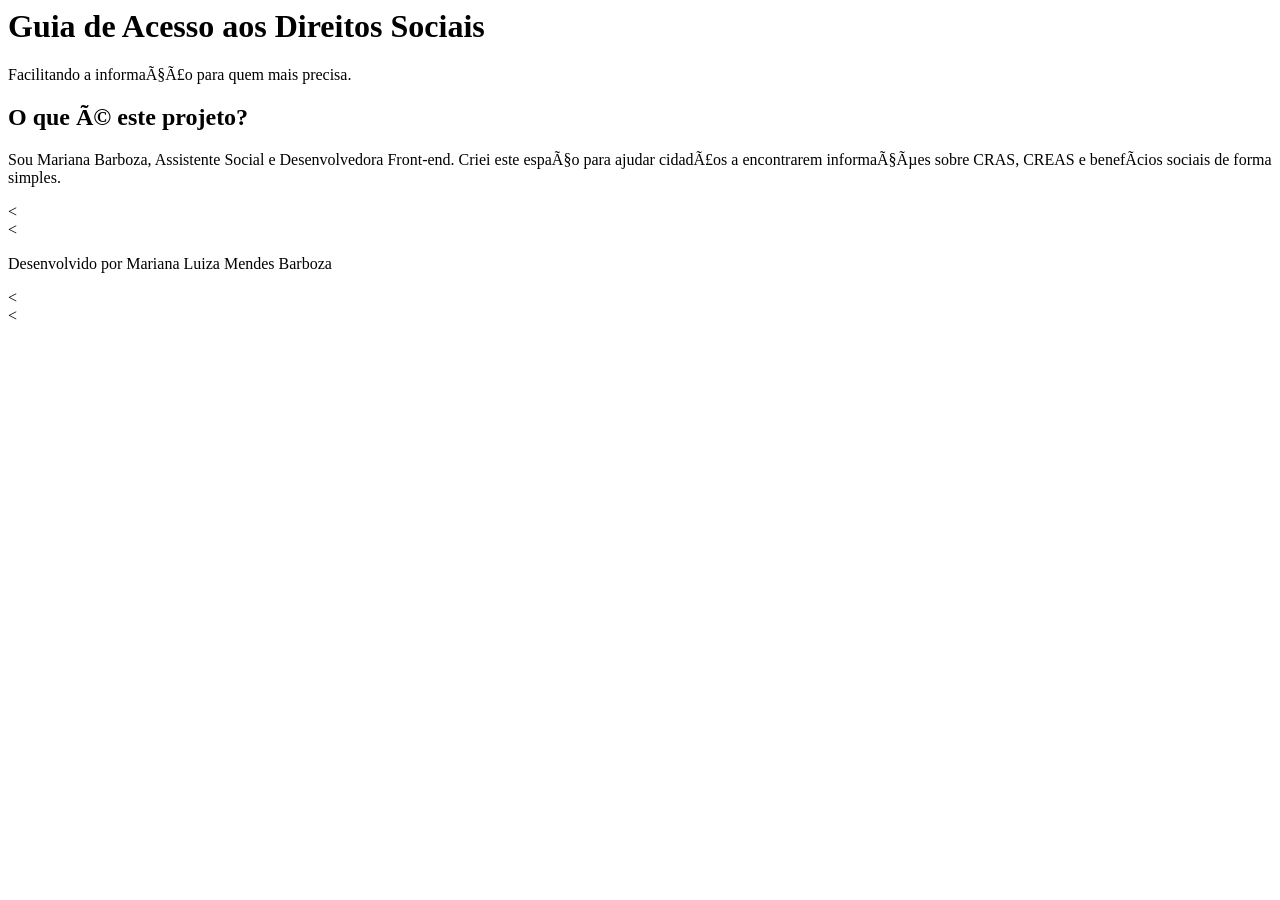
<file: Index.html>
<DOCTYPE html>
  <html lang="pt-br">
<head>
  <meta charset=UTF-8">
  <meta name="viewport" content="widdth=device-width, initial-scale=1.0>
    <title>Guia de Direitos Sociais - Mariana Barboza</title>
    <link rel="stylesheet" href="style.css">
    </head>
<body>
    <header>
        <h1>Guia de Acesso aos Direitos Sociais</h1>
        <p>Facilitando a informação para quem mais precisa.</p>
    </header>
    
    <main>
        <section>
            <h2> O que é este projeto?</h2>
            <p> Sou Mariana Barboza, Assistente Social e Desenvolvedora Front-end. Criei este espaço para ajudar cidadãos a encontrarem informações sobre CRAS, CREAS e benefícios sociais de forma simples.</p>
    </section>
    <</main>

    <<footer>
          <p>Desenvolvido por Mariana Luiza Mendes Barboza</p>

    <</footer>
    <</body>
    </html>
</file>
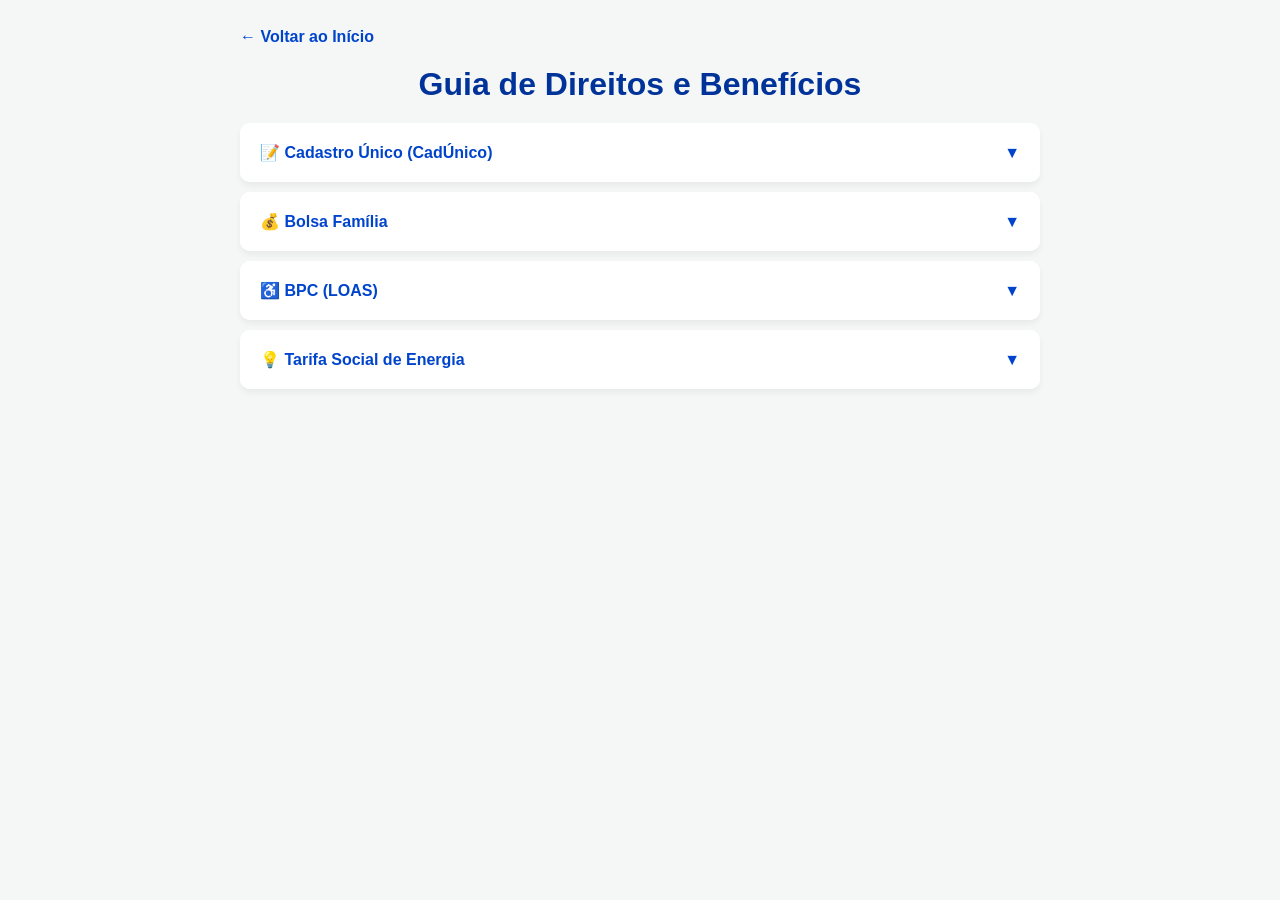
<file: beneficios.html>
<!DOCTYPE html>
<html lang="pt-br">
<head>
    <meta charset="UTF-8">
    <meta name="viewport" content="width=device-width, initial-scale=1.0">
    <title>Benefícios Sociais | Guia BH</title>
    <style>
        :root { --primary: #0044cc; --fundo: #f4f7f6; }
        body { font-family: 'Segoe UI', sans-serif; background: var(--fundo); padding: 20px; color: #333; }
        .container { max-width: 800px; margin: 0 auto; }
        .voltar { text-decoration: none; color: var(--primary); font-weight: bold; }
        
        h1 { color: #003399; margin: 20px 0; text-align: center; }

        /* ESTILO DO ACORDION */
        .acordion-item { background: white; margin-bottom: 10px; border-radius: 10px; overflow: hidden; box-shadow: 0 4px 6px rgba(0,0,0,0.05); }
        
        .acordion-header { 
            padding: 20px; background: white; cursor: pointer; 
            display: flex; justify-content: space-between; align-items: center;
            font-weight: bold; color: var(--primary); transition: 0.3s;
        }
        .acordion-header:hover { background: #f0f5ff; }

        .acordion-content { 
            padding: 0 20px; max-height: 0; overflow: hidden; 
            transition: max-height 0.3s ease-out, padding 0.3s ease;
            background: #fafafa; border-top: 0 solid #eee;
        }

        .acordion-item.active .acordion-content { padding: 20px; max-height: 500px; border-top-width: 1px; }
        .acordion-item.active .seta { transform: rotate(180deg); }
        
        .badge { background: #eef4ff; color: var(--primary); padding: 5px 10px; border-radius: 5px; font-size: 0.8rem; margin-top: 10px; display: inline-block; }
    </style>
</head>
<body>

    <div class="container">
        <a href="index.html" class="voltar">← Voltar ao Início</a>
        <h1>Guia de Direitos e Benefícios</h1>

        <!-- CADASTRO ÚNICO -->
        <div class="acordion-item">
            <div class="acordion-header">
                <span>📝 Cadastro Único (CadÚnico)</span>
                <span class="seta">▼</span>
            </div>
            <div class="acordion-content">
                <p>O CadÚnico é o registro que permite ao governo saber quem são e como vivem as famílias de baixa renda no Brasil. É a porta de entrada para quase todos os programas sociais.</p>
                <div class="badge">Necessário CPF e Comprovante de Residência</div>
            </div>
        </div>

        <!-- BOLSA FAMÍLIA -->
        <div class="acordion-item">
            <div class="acordion-header">
                <span>💰 Bolsa Família</span>
                <span class="seta">▼</span>
            </div>
            <div class="acordion-content">
                <p>Programa de transferência de renda. Para ter direito, a renda de cada pessoa da família deve ser de, no máximo, R$ 218 por mês.</p>
                <p><strong>Exigência:</strong> Manter crianças na escola e vacinação em dia.</p>
            </div>
        </div>

        <!-- BPC / LOAS -->
        <div class="acordion-item">
            <div class="acordion-header">
                <span>♿ BPC (LOAS)</span>
                <span class="seta">▼</span>
            </div>
            <div class="acordion-content">
                <p>Garante um salário mínimo mensal à pessoa com deficiência e ao idoso com 65 anos ou mais que comprovem não possuir meios de prover a própria manutenção.</p>
                <div class="badge">Requer avaliação social e médica do INSS</div>
            </div>
        </div>

        <!-- TARIFA SOCIAL -->
        <div class="acordion-item">
            <div class="acordion-header">
                <span>💡 Tarifa Social de Energia</span>
                <span class="seta">▼</span>
            </div>
            <div class="acordion-content">
                <p>Desconto na conta de luz para famílias inscritas no Cadastro Único com renda familiar mensal per capita menor ou igual a meio salário mínimo.</p>
            </div>
        </div>

    </div>

    <script>
        // JAVASCRIPT PARA CONTROLAR O ACORDION
        const headers = document.querySelectorAll('.acordion-header');
        
        headers.forEach(header => {
            header.addEventListener('click', () => {
                const item = header.parentElement;
                
                // Fecha outros itens abertos (Opcional - UX de foco)
                document.querySelectorAll('.acordion-item').forEach(otherItem => {
                    if (otherItem !== item) otherItem.classList.remove('active');
                });

                item.classList.toggle('active');
            });
        });
    </script>

</body>
</html>
</file>
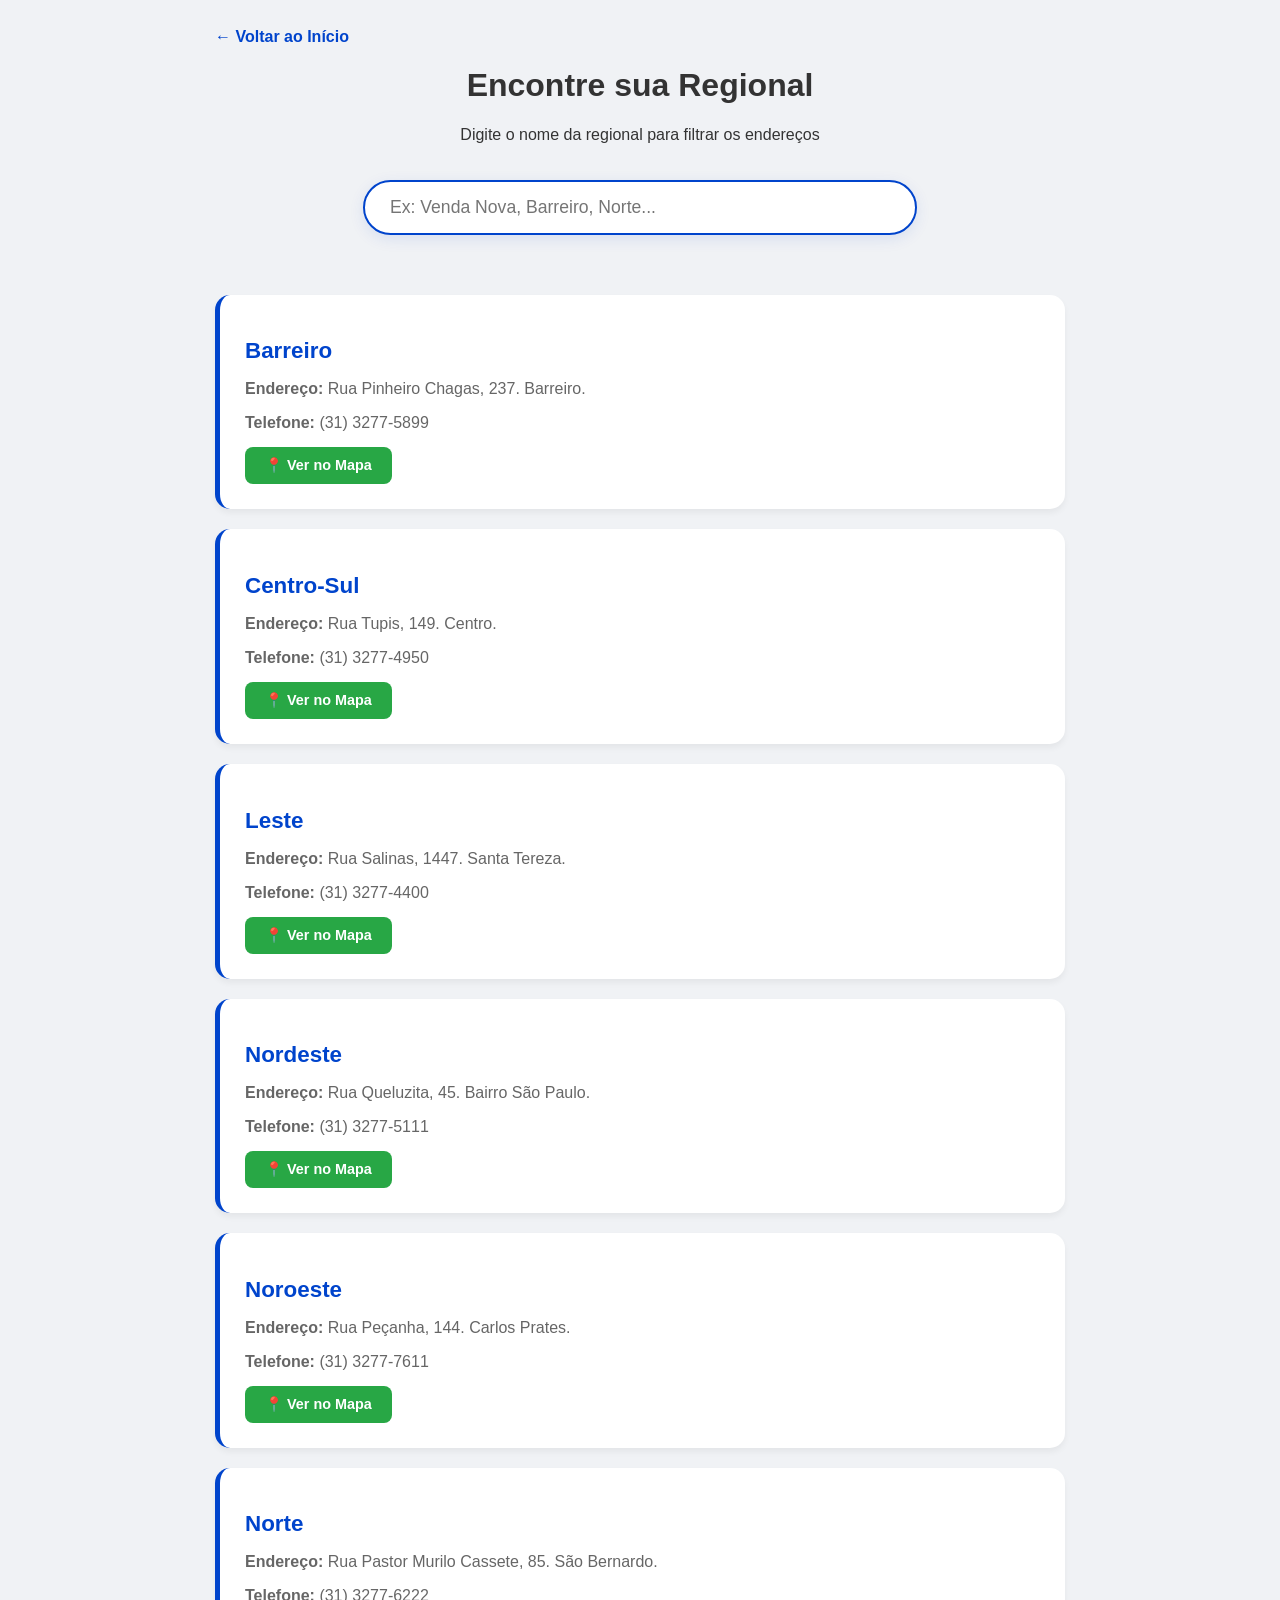
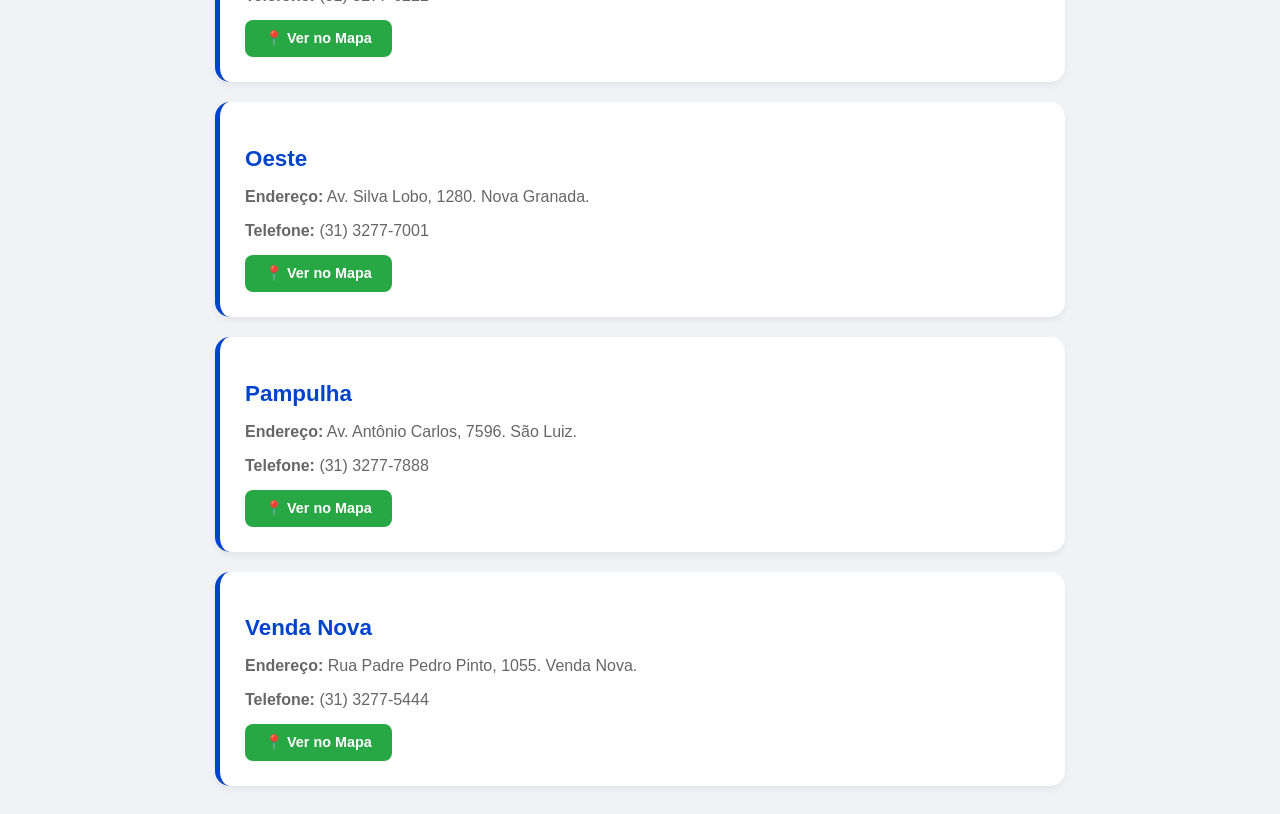
<file: contatos.html>
<!DOCTYPE html>
<html lang="pt-br">
<head>
    <meta charset="UTF-8">
    <meta name="viewport" content="width=device-width, initial-scale=1.0">
    <title>Unidades BH | Pesquisa Inteligente</title>
    <style>
        :root { --primary: #0044cc; --fundo: #f0f2f5; }
        body { font-family: 'Segoe UI', sans-serif; background: var(--fundo); padding: 20px; color: #333; }
        .container { max-width: 850px; margin: 0 auto; }
        
        .header-busca { text-align: center; margin-bottom: 40px; }
        .search-box { 
            max-width: 500px; margin: 20px auto; padding: 15px 25px; 
            border-radius: 50px; border: 2px solid var(--primary); 
            width: 100%; font-size: 1.1rem; outline: none;
            box-shadow: 0 4px 15px rgba(0,68,204,0.1);
        }

        .grid-unidades { display: grid; gap: 20px; }
        .card { 
            background: white; padding: 25px; border-radius: 15px; 
            box-shadow: 0 4px 6px rgba(0,0,0,0.05); border-left: 5px solid var(--primary);
            transition: 0.3s;
        }
        .card:hover { transform: scale(1.02); }
        .card h2 { color: var(--primary); margin-bottom: 8px; font-size: 1.4rem; }
        .card p { margin-bottom: 15px; color: #666; }
        
        .btn-mapa { 
            background: #28a745; color: white; padding: 10px 20px; 
            text-decoration: none; border-radius: 8px; font-weight: bold; 
            display: inline-block; font-size: 0.9rem;
        }
        .hidden { display: none; }
        .voltar { text-decoration: none; color: var(--primary); font-weight: bold; display: block; margin-bottom: 10px; }
    </style>
</head>
<body>

    <div class="container">
        <a href="index.html" class="voltar">← Voltar ao Início</a>
        
        <div class="header-busca">
            <h1>Encontre sua Regional</h1>
            <p>Digite o nome da regional para filtrar os endereços</p>
            <input type="text" id="filterInput" class="search-box" placeholder="Ex: Venda Nova, Barreiro, Norte...">
        </div>

        <div id="unitsList" class="grid-unidades">
            <!-- 1. BARREIRO -->
            <div class="card" data-name="barreiro">
                <h2>Barreiro</h2>
                <p><strong>Endereço:</strong> Rua Pinheiro Chagas, 237. Barreiro.</p>
                <p><strong>Telefone:</strong> (31) 3277-5899</p>
                <a href="https://www.google.com/maps/search/?api=1&query=CRAS+Barreiro+BH" target="_blank" class="btn-mapa">📍 Ver no Mapa</a>
            </div>

            <!-- 2. CENTRO-SUL -->
            <div class="card" data-name="centro-sul">
                <h2>Centro-Sul</h2>
                <p><strong>Endereço:</strong> Rua Tupis, 149. Centro.</p>
                <p><strong>Telefone:</strong> (31) 3277-4950</p>
                <a href="https://www.google.com/maps/search/?api=1&query=CRAS+Centro-Sul+BH" target="_blank" class="btn-mapa">📍 Ver no Mapa</a>
            </div>

            <!-- 3. LESTE -->
            <div class="card" data-name="leste">
                <h2>Leste</h2>
                <p><strong>Endereço:</strong> Rua Salinas, 1447. Santa Tereza.</p>
                <p><strong>Telefone:</strong> (31) 3277-4400</p>
                <a href="https://www.google.com/maps/search/?api=1&query=CRAS+Leste+BH" target="_blank" class="btn-mapa">📍 Ver no Mapa</a>
            </div>

            <!-- 4. NORDESTE -->
            <div class="card" data-name="nordeste">
                <h2>Nordeste</h2>
                <p><strong>Endereço:</strong> Rua Queluzita, 45. Bairro São Paulo.</p>
                <p><strong>Telefone:</strong> (31) 3277-5111</p>
                <a href="https://www.google.com/maps/search/?api=1&query=CRAS+Nordeste+BH" target="_blank" class="btn-mapa">📍 Ver no Mapa</a>
            </div>

            <!-- 5. NOROESTE -->
            <div class="card" data-name="noroeste">
                <h2>Noroeste</h2>
                <p><strong>Endereço:</strong> Rua Peçanha, 144. Carlos Prates.</p>
                <p><strong>Telefone:</strong> (31) 3277-7611</p>
                <a href="https://www.google.com/maps/search/?api=1&query=CRAS+Noroeste+BH" target="_blank" class="btn-mapa">📍 Ver no Mapa</a>
            </div>

            <!-- 6. NORTE -->
            <div class="card" data-name="norte">
                <h2>Norte</h2>
                <p><strong>Endereço:</strong> Rua Pastor Murilo Cassete, 85. São Bernardo.</p>
                <p><strong>Telefone:</strong> (31) 3277-6222</p>
                <a href="https://www.google.com/maps/search/?api=1&query=CRAS+Norte+BH" target="_blank" class="btn-mapa">📍 Ver no Mapa</a>
            </div>

            <!-- 7. OESTE -->
            <div class="card" data-name="oeste">
                <h2>Oeste</h2>
                <p><strong>Endereço:</strong> Av. Silva Lobo, 1280. Nova Granada.</p>
                <p><strong>Telefone:</strong> (31) 3277-7001</p>
                <a href="https://www.google.com/maps/search/?api=1&query=CRAS+Oeste+BH" target="_blank" class="btn-mapa">📍 Ver no Mapa</a>
            </div>

            <!-- 8. PAMPULHA -->
            <div class="card" data-name="pampulha">
                <h2>Pampulha</h2>
                <p><strong>Endereço:</strong> Av. Antônio Carlos, 7596. São Luiz.</p>
                <p><strong>Telefone:</strong> (31) 3277-7888</p>
                <a href="https://www.google.com/maps/search/?api=1&query=CRAS+Pampulha+BH" target="_blank" class="btn-mapa">📍 Ver no Mapa</a>
            </div>

            <!-- 9. VENDA NOVA -->
            <div class="card" data-name="venda nova">
                <h2>Venda Nova</h2>
                <p><strong>Endereço:</strong> Rua Padre Pedro Pinto, 1055. Venda Nova.</p>
                <p><strong>Telefone:</strong> (31) 3277-5444</p>
                <a href="https://www.google.com/maps/search/?api=1&query=CRAS+Venda+Nova+BH" target="_blank" class="btn-mapa">📍 Ver no Mapa</a>
            </div>
        </div>
    </div>

    <script>
        // FILTRO DINÂMICO
        document.getElementById('filterInput').addEventListener('keyup', function() {
            let input = this.value.toLowerCase();
            let cards = document.querySelectorAll('.card');
            
            cards.forEach(card => {
                let name = card.getAttribute('data-name');
                if(name.includes(input)) {
                    card.classList.remove('hidden');
                } else {
                    card.classList.add('hidden');
                }
            });
        });
    </script>

</body>
</html>
</file>
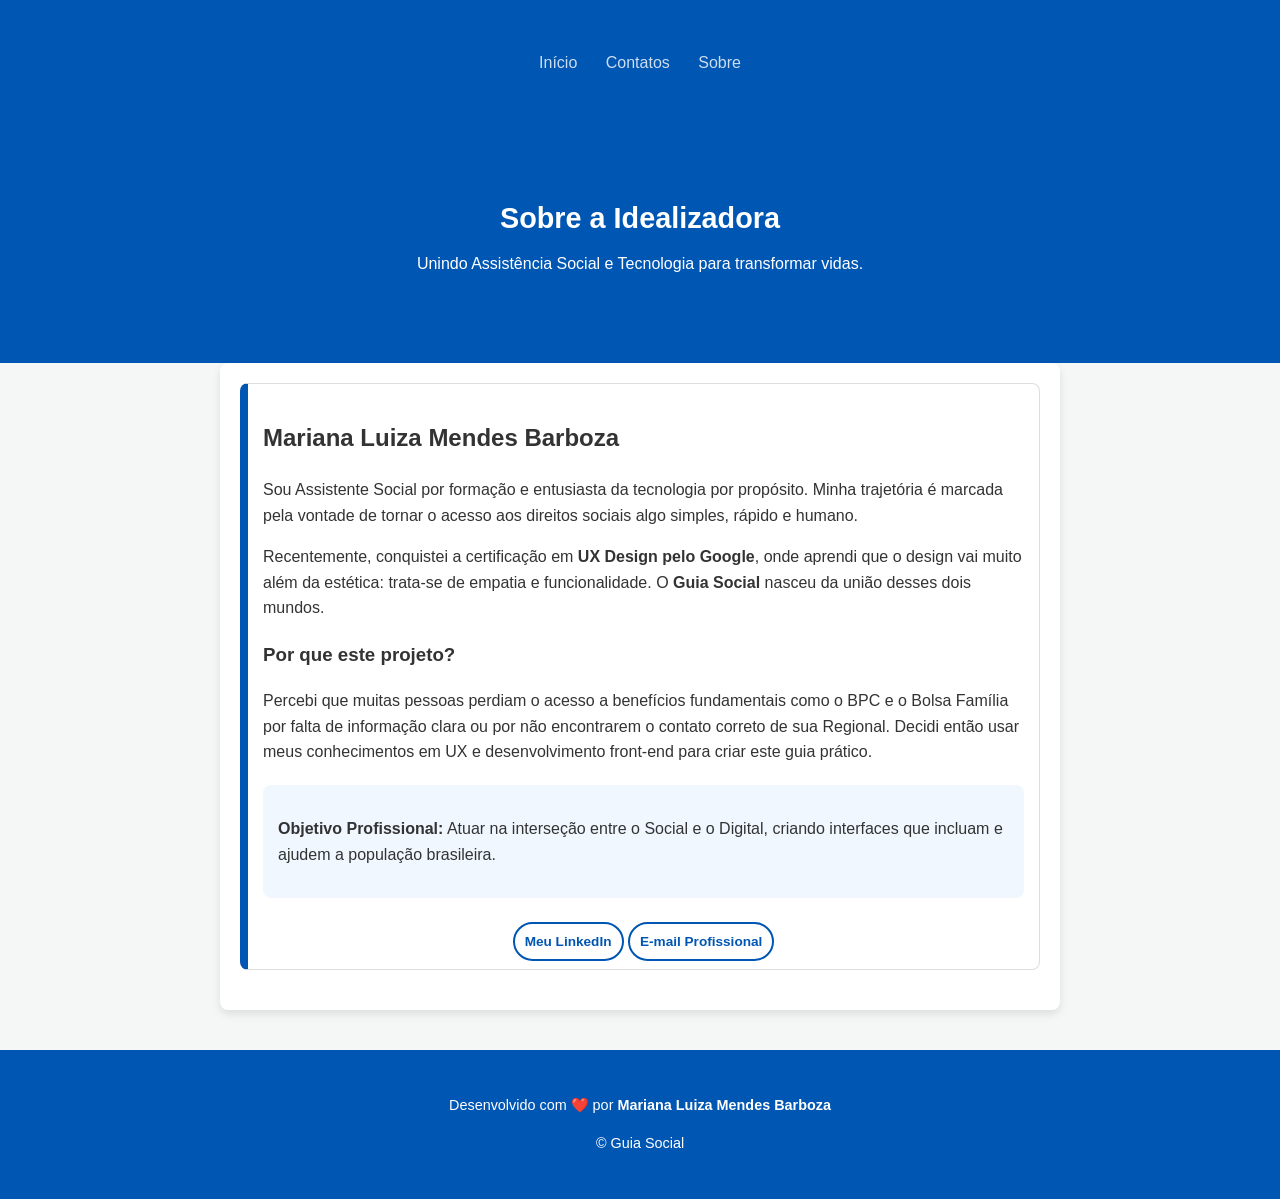
<file: sobre.html>
<!DOCTYPE html>
<html lang="pt-br">
<head>
    <meta charset="UTF-8">
    <meta name="viewport" content="width=device-width, initial-scale=1.0">
    <title>Sobre a Idealizadora - Guia Social</title>
    <link rel="stylesheet" href="style.css">
</head>
<body>
    <header>
        <nav>
            <a href="index.html">Início</a>
            <a href="contatos.html">Contatos</a>
            <a href="sobre.html">Sobre</a>
        </nav>
        <div style="padding: 40px 0;">
            <h1>Sobre a Idealizadora</h1>
            <p>Unindo Assistência Social e Tecnologia para transformar vidas.</p>
        </div>
    </header>

    <main style="padding: 20px; max-width: 800px; margin: 0 auto; line-height: 1.6;">
        <section class="card-servico" style="border-left: 8px solid #0056b3;">
            <h2>Mariana Luiza Mendes Barboza</h2>
            <p>Sou Assistente Social por formação e entusiasta da tecnologia por propósito. Minha trajetória é marcada pela vontade de tornar o acesso aos direitos sociais algo simples, rápido e humano.</p>
            
            <p>Recentemente, conquistei a certificação em <b>UX Design pelo Google</b>, onde aprendi que o design vai muito além da estética: trata-se de empatia e funcionalidade. O <b>Guia Social</b> nasceu da união desses dois mundos.</p>

            <h3>Por que este projeto?</h3>
            <p>Percebi que muitas pessoas perdiam o acesso a benefícios fundamentais como o BPC e o Bolsa Família por falta de informação clara ou por não encontrarem o contato correto de sua Regional. Decidi então usar meus conhecimentos em UX e desenvolvimento front-end para criar este guia prático.</p>

            <div style="background-color: #f0f7ff; padding: 15px; border-radius: 8px; margin-top: 20px;">
                <p><b>Objetivo Profissional:</b> Atuar na interseção entre o Social e o Digital, criando interfaces que incluam e ajudem a população brasileira.</p>
            </div>
            
            <div style="text-align: center; margin-top: 30px;">
                <a href="https://br.linkedin.com/in/marianabarboza11" target="_blank" class="botao">Meu LinkedIn</a>
                <a href="mailto: luizambarboza@gmail.com" class="botao">E-mail Profissional</a>
            </div>
        </section>
    </main>

    <footer>
        <p>Desenvolvido com ❤️ por <b>Mariana Luiza Mendes Barboza</b></p>
        <p>© <span id="ano-atual"></span> Guia Social</p>
    </footer>

    <script src="script.js"></script>
</body>
</html>
</file>
<file: style.css>
body {
    font-family: Arial, sans-serif;
    line-height: 1.6;
    margin: 0;
    background-color: #f4f7f6;
    color: #333;
}

header {
    background: #0056b3;
    color: #ffffff;
    padding: 2rem;
    text-align: center;
}

main {
    padding: 20px;
    max-width: 900px;
    margin: 20px auto;
    background: white;
    border-radius: 8px;
    box-shadow: 0 4px 8px rgba(0,0,0,0.1);
}

table {
    width: 100%;
    border-collapse: collapse;
    margin: 25px 0;
}

th, td {
    padding: 12px;
    border: 1px solid #ddd;
    text-align: left;
}

th {
    background-color: #0056b3;
    color: white;
}

tr:nth-child(even) {
    background-color: #f9f9f9;
}

/* Isso resolve o problema de cima, dando espaço para o cabeçalho */
header {
    padding: 40px 15px;
    text-align: center;
    background-color: #0056b3;
    color: white;
}

/* Isso organiza os botões e tira o duplicado visual */
.botoes-container {
    display: flex;
    justify-content: center;
    gap: 10px;
    margin: 30px 10px;
}

.botao {
    flex: 1;
    max-width: 150px;
    padding: 10px;
    text-align: center;
    text-decoration: none;
    font-weight: bold;
    font-size: 0.85rem;
    color: #0056b3 !important; /* Cor da letra azul */
    background-color: white;    /* Fundo branco */
    border: 2px solid #0056b3; /* Borda azul */
    border-radius: 20px;
    transition: 0.3s;
}


header {
    background-color: #0056b3;
    color: white;
    text-align: center;
    padding: 40px 20px; /* Reduzimos um pouco para não ficar um "buraco" */
}

nav {
    margin-bottom: 30px; /* Distância perfeita para o título */
}

nav a {
    color: white;
    text-decoration: none;
    margin: 0 12px;
    font-size: 1rem; /* Tamanho padrão Apple/Google */
    padding-bottom: 5px;
    display: inline-block;
    opacity: 0.8; /* Fica um pouco mais clarinho para não brigar com o H1 */
    transition: 0.3s;
}

nav a.ativo {
    border-bottom: 2px solid white;
    font-weight: bold;
    opacity: 1; /* O que está ativo fica bem aceso */
}

header h1 {
    font-size: 1.6rem;
    margin: 0 auto 10px auto;
    max-width: 300px; /* Faz o título quebrar em duas linhas, fica mais elegante no celular */
    line-height: 1.2;
}


/* O destaque da página atual (Simples e Moderno) */
nav a.ativo {
    border-bottom: 2px solid white;
    font-weight: bold;
}

header h1 {
    font-size: 1.8rem;
    margin-bottom: 10px;
}


/* Estilo do FAQ - Versão com Cores Diferentes */
details {
    background-color: #ffffff;
    margin-bottom: 12px;
    border-radius: 8px;
    border: 1px solid #d1d9e6;
    overflow: hidden;
    box-shadow: 0 2px 4px rgba(0,0,0,0.05);
}

summary {
    background-color: #eef2f7; /* Cor da PERGUNTA (Azul claro) */
    padding: 15px;
    font-weight: bold;
    color: #0056b3;
    cursor: pointer;
}

summary:hover {
    background-color: #e2e8f0;
}

details p {
    background-color: #ffffff; /* Cor da RESPOSTA (Branco) */
    margin: 0;
    padding: 20px;
    color: #4a5568;
    border-top: 1px solid #d1d9e6;
}

/* Isso faz com que a cor mude de forma suave, não de uma vez */
.card-servico {
    transition: all 0.4s ease;
    border: 2px solid transparent; /* Reserva o espaço da borda */
}

/* Estilo base para os cards */
.card-servico {
    transition: all 0.4s ease; /* Faz a cor mudar suavemente */
    border-left: 5px solid transparent; /* Reserva o espaço da barra lateral */
    background-color: white;
    margin-bottom: 20px;
    padding: 15px;
    border: 1px solid #ddd;
    border-radius: 8px;
}

/* Quando o JS mudar o estilo, ele vai usar essas transições */

footer {
    background-color: #0056b3; /* O mesmo azul do seu header */
    color: white;
    text-align: center;
    padding: 30px 15px;
    margin-top: 40px;
    font-size: 0.9rem;
}

footer a {
    color: #ffc107; /* Um dourado/amarelo para destacar os links */
    text-decoration: none;
    font-weight: bold;
}

footer a:hover {
    text-decoration: underline;
}

.copyright {
    margin-top: 10px;
    opacity: 0.8;
    font-size: 0.8rem;
}

/* Estilo do botão flutuante do WhatsApp */
.whatsapp-float {
    position: fixed;
    width: 60px;
    height: 60px;
    bottom: 20px;
    right: 20px;
    background-color: #25d366;
    color: #FFF;
    border-radius: 50px;
    text-align: center;
    font-size: 30px;
    box-shadow: 2px 2px 10px rgba(0,0,0,0.2);
    z-index: 1000;
    display: flex;
    align-items: center;
    justify-content: center;
    transition: transform 0.3s;
}

.whatsapp-float:hover {
    transform: scale(1.1); /* Dá um pulinho quando encosta */
}

.whatsapp-float img {
    width: 35px;
    height: 35px;
}
.whatsapp-float {
    position: fixed;
    width: 60px;
    height: 60px;
    bottom: 20px;
    right: 20px;
    background-color: #25d366;
    border-radius: 50px;
    display: flex;
    align-items: center;
    justify-content: center;
    box-shadow: 2px 2px 5px rgba(0,0,0,0.3);
    z-index: 1000;
}

.whatsapp-float img {
    width: 35px;
    height: 35px;
}

/* Cor para o link da página que está aberta */
nav a.ativo {
    background-color: rgba(255, 255, 255, 0.2);
    border-bottom: 2px solid white;
    font-weight: bold;
}

/* Isso vai desgrudar o menu do título e dar ar ao cabeçalho */
header {
    padding: 60px 20px 40px 20px; /* Mais espaço no topo para o menu */
    display: flex;
    flex-direction: column;
    align-items: center;
    gap: 20px; /* Cria um espaço padrão entre o menu, o título e o parágrafo */
}

/* Garante que o menu fique lá no topo, com folga */
nav {
    margin-bottom: 30px; 
}

header {
    padding-top: 50px;    /* Cria o espaço para o menu não ficar grudado no título */
    padding-bottom: 30px; /* Dá um respiro embaixo */
    text-align: center;
}

nav {
    margin-bottom: 40px;  /* Empurra o título para baixo com força */
    display: block;
}

header h1 {
    margin-top: 20px;     /* Garante que o título tenha seu próprio espaço */
}

.servicos-rapidos {
    display: flex;
    gap: 20px;
    padding: 20px;
    flex-wrap: wrap; /* Importante para o celular */
    justify-content: center;
}

.card {
    background: #f9f9f9;
    border: 1px solid #ddd;
    border-radius: 8px;
    padding: 20px;
    width: 280px;
    text-align: center;
    transition: transform 0.2s;
}

.card:hover {
    transform: translateY(-5px); /* Efeito suave de elevação */
    box-shadow: 0 4px 15px rgba(0,0,0,0.1);
}

.icon {
    font-size: 2rem;
}

/* Botão Voltar ao Topo */
.btn-scroll-top {
    position: fixed;
    bottom: 20px;
    right: 20px;
    width: 45px;
    height: 45px;
    border-radius: 50%;
    background: #0044cc;
    color: white;
    border: none;
    cursor: pointer;
    opacity: 0;
    transition: 0.3s;
    font-size: 20px;
    box-shadow: 0 4px 10px rgba(0,0,0,0.2);
}
.btn-scroll-top.visible { opacity: 1; }

/* Animação do Acordion */
.accordion-body {
    max-height: 0;
    overflow: hidden;
    transition: max-height 0.3s ease-out;
}
</file>
